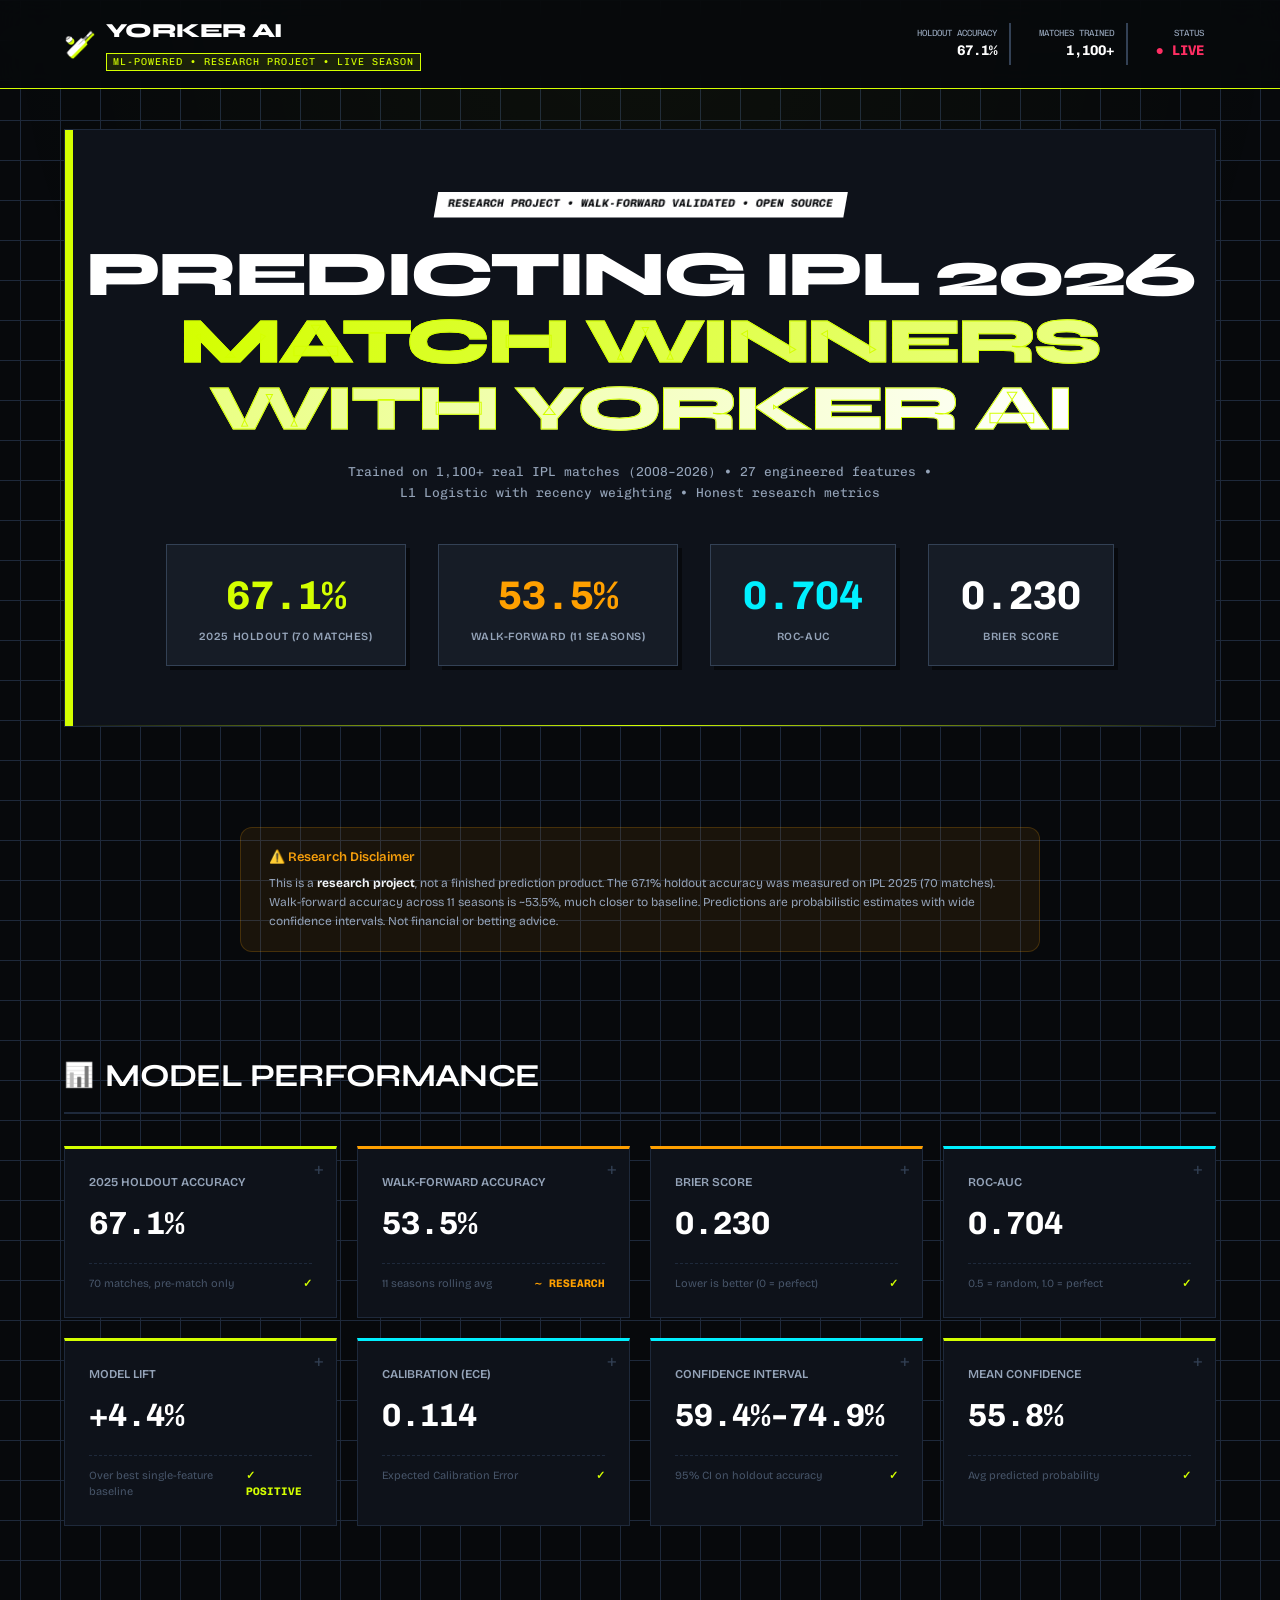
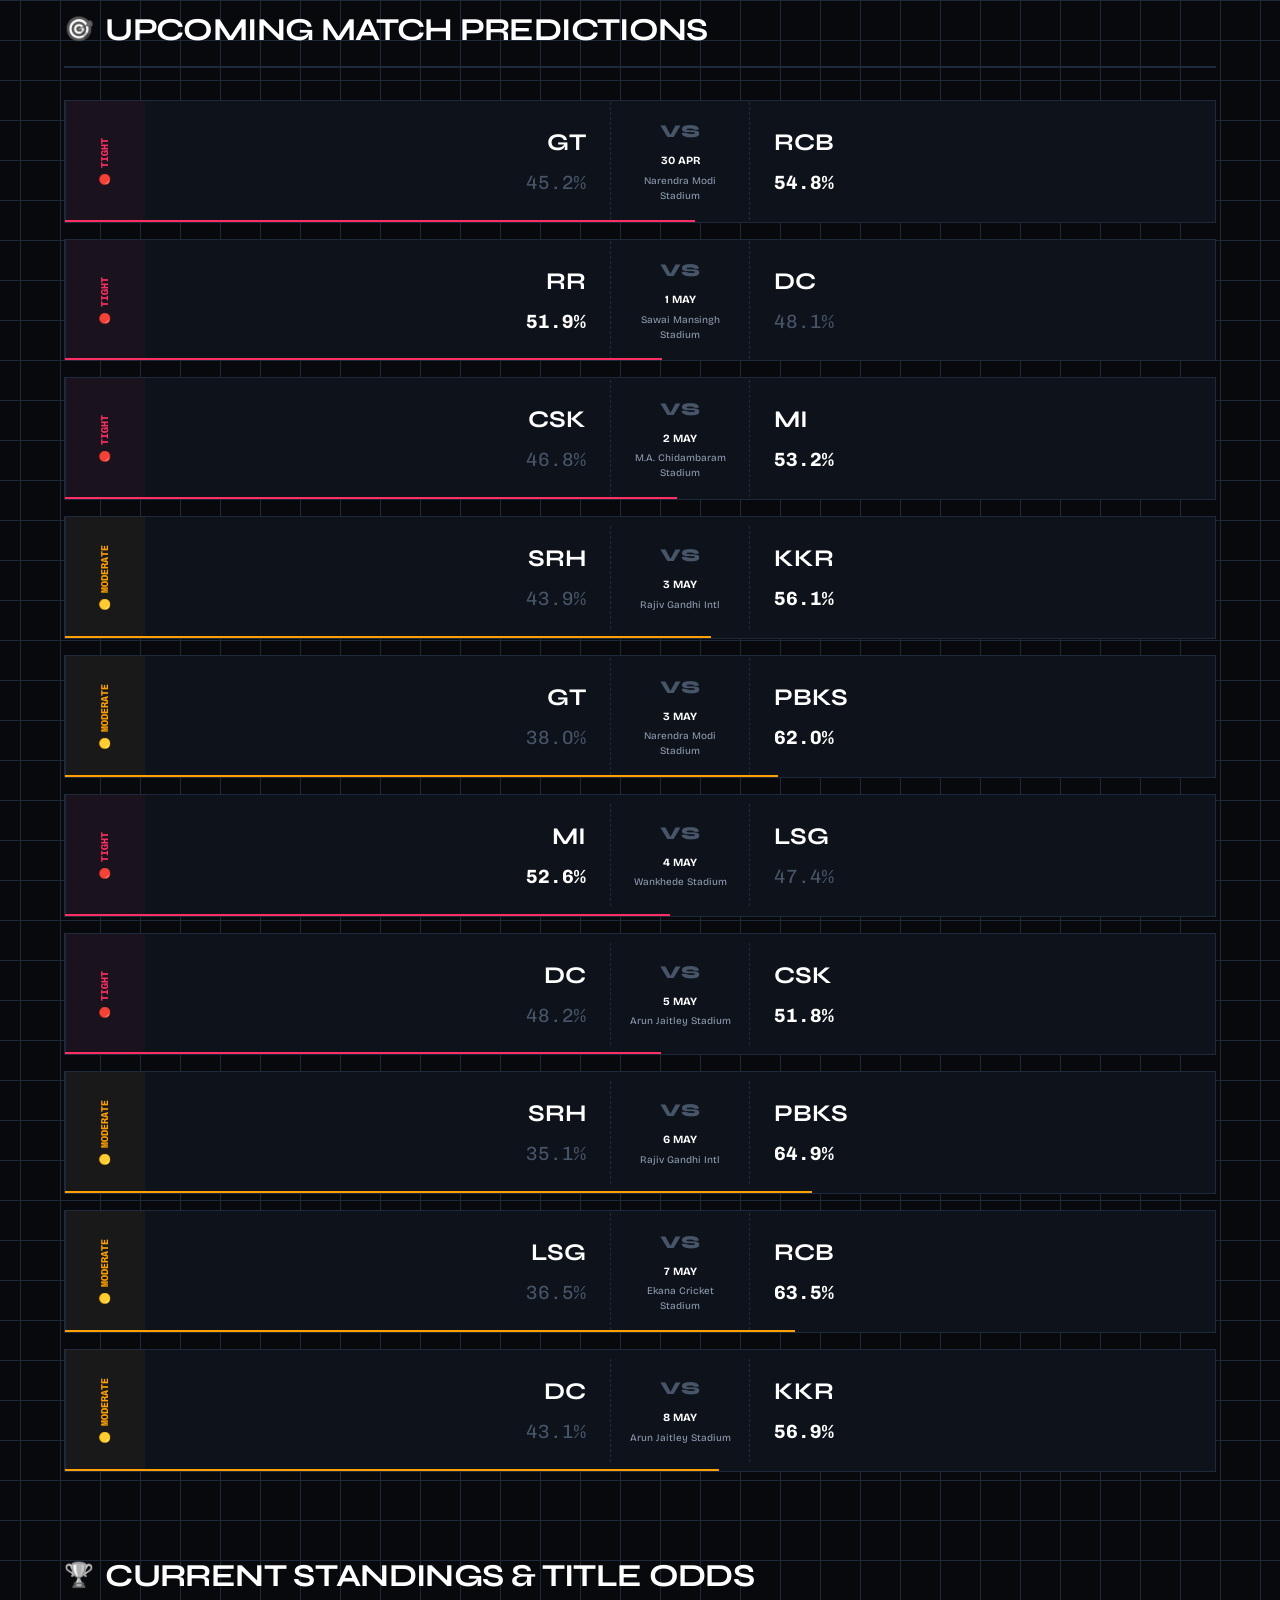
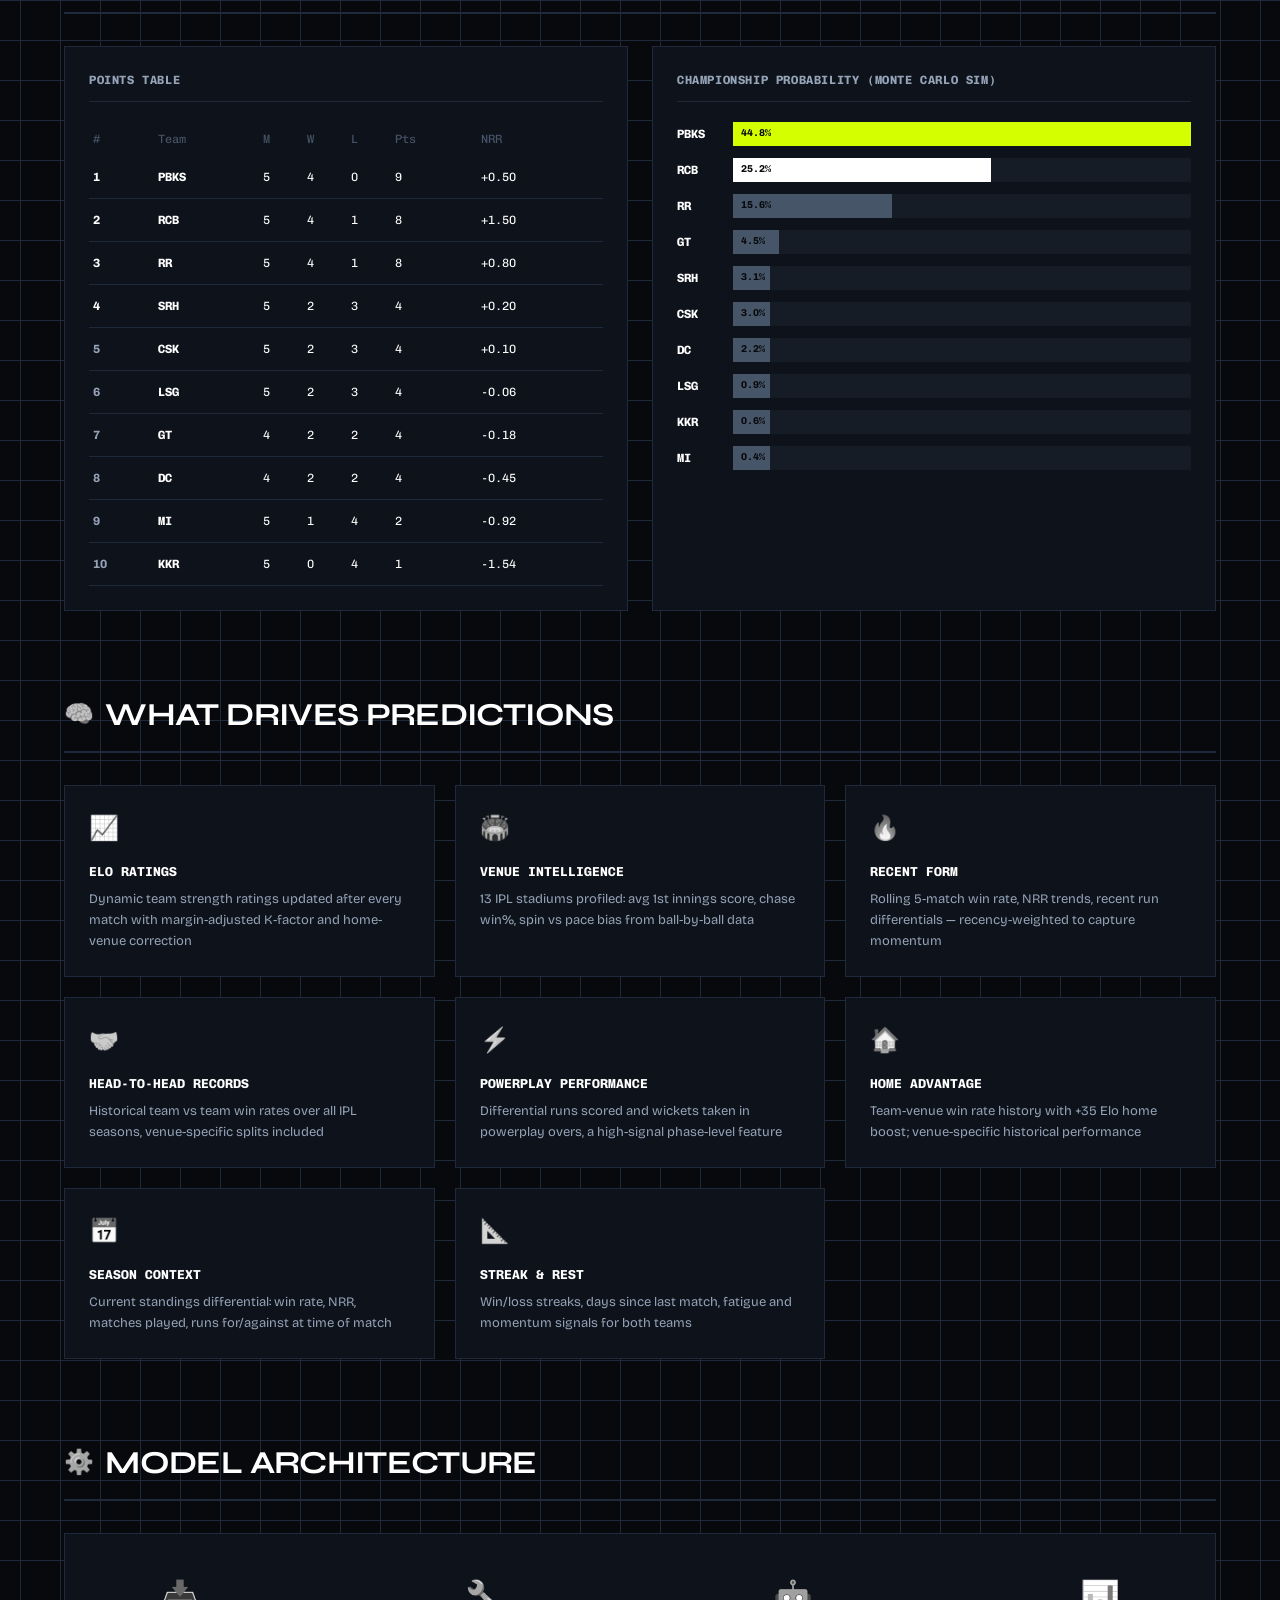
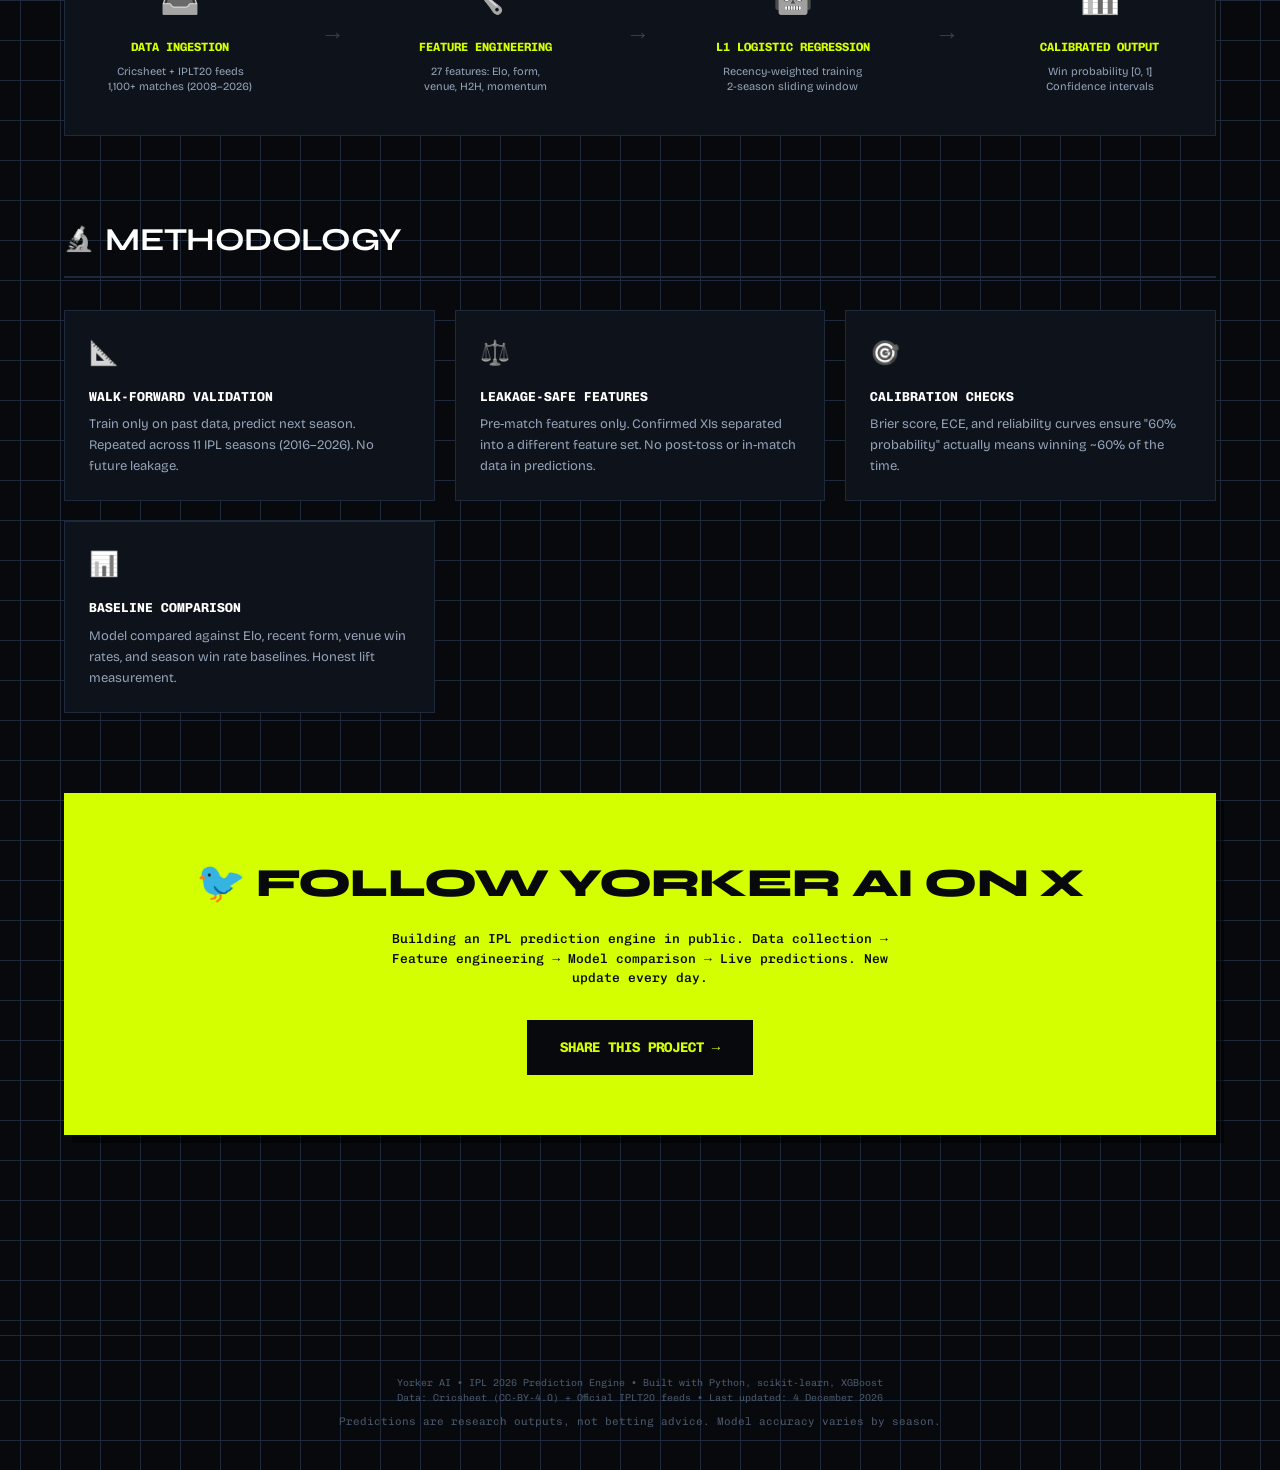
<file: dashboard/index.html>
<!DOCTYPE html>
<html lang="en">
<head>
    <meta charset="UTF-8">
    <meta name="viewport" content="width=device-width, initial-scale=1.0">
    <title>Yorker AI — IPL 2026 Match Prediction Engine</title>
    <meta name="description" content="AI-powered IPL 2026 match winner predictions using player-level intelligence, venue analysis, and stacked ensemble ML models. 67.1% accuracy on 70-match holdout.">

    <!-- Open Graph / Twitter Card -->
    <meta property="og:type" content="website">
    <meta property="og:title" content="Yorker AI — IPL 2026 Match Prediction Engine 🏏">
    <meta property="og:description" content="ML-powered predictions for every IPL 2026 match. Trained on 1,100+ matches. 67.1% accuracy. Live predictions updated daily.">
    <meta property="og:url" content="https://huggingface.co/spaces/Shoryamishra61/yorker-ai">
    <meta name="twitter:card" content="summary_large_image">
    <meta name="twitter:title" content="Yorker AI — IPL 2026 Match Prediction Engine 🏏">
    <meta name="twitter:description" content="ML-powered predictions for every IPL 2026 match. Trained on 1,100+ matches. 67.1% accuracy validated on IPL 2025.">

    <link rel="preconnect" href="https://fonts.googleapis.com">
    <link rel="preconnect" href="https://fonts.gstatic.com" crossorigin>
    <link href="https://fonts.googleapis.com/css2?family=Bricolage+Grotesque:opsz,wght@12..96,300..800&family=Chivo+Mono:ital,wght@0,100..900;1,100..900&family=Syne:wght@400..800&display=swap" rel="stylesheet">
    <link rel="stylesheet" href="style.css">
</head>
<body>
    <!-- Animated background -->
    <div class="bg-grid"></div>
    <div class="glow-orb orb-1"></div>
    <div class="glow-orb orb-2"></div>
    <div class="glow-orb orb-3"></div>

    <!-- Header -->
    <header id="header">
        <div class="header-inner">
            <div class="logo">
                <span class="logo-icon">🏏</span>
                <div class="logo-text">
                    <h1>Yorker AI</h1>
                    <span class="badge">ML-Powered • Research Project • Live Season</span>
                </div>
            </div>
            <div class="header-stats">
                <div class="stat-pill" id="accuracy-pill">
                    <span class="stat-label">Holdout Accuracy</span>
                    <span class="stat-value" id="header-accuracy">—</span>
                </div>
                <div class="stat-pill">
                    <span class="stat-label">Matches Trained</span>
                    <span class="stat-value" id="header-matches">1,100+</span>
                </div>
                <div class="stat-pill live-pulse">
                    <span class="stat-label">Status</span>
                    <span class="stat-value">● LIVE</span>
                </div>
            </div>
        </div>
    </header>

    <main>
        <!-- Hero Section -->
        <section id="hero" class="section">
            <div class="hero-content">
                <div class="hero-badge">Research Project • Walk-Forward Validated • Open Source</div>
                <h2 class="hero-title">
                    Predicting IPL 2026<br>
                    <span class="gradient-text">Match Winners with Yorker AI</span>
                </h2>
                <p class="hero-subtitle">
                    Trained on 1,100+ real IPL matches (2008–2026) • 27 engineered features • L1 Logistic with recency weighting • Honest research metrics
                </p>
                <div class="hero-metrics" id="hero-metrics">
                    <!-- Filled by JS -->
                </div>
            </div>
        </section>

        <!-- Research Disclaimer -->
        <section id="disclaimer" class="section" style="padding: 20px 0;">
            <div style="background: rgba(245, 158, 11, 0.08); border: 1px solid rgba(245, 158, 11, 0.2); border-radius: 12px; padding: 20px 28px; max-width: 800px; margin: 0 auto;">
                <p style="font-size: 13px; color: #f59e0b; font-weight: 600; margin-bottom: 6px;">⚠️ Research Disclaimer</p>
                <p style="font-size: 12px; color: #94a3b8; line-height: 1.6;">
                    This is a <strong style="color:#f1f5f9">research project</strong>, not a finished prediction product. 
                    The 67.1% holdout accuracy was measured on IPL 2025 (70 matches). 
                    Walk-forward accuracy across 11 seasons is ~53.5%, much closer to baseline. 
                    Predictions are probabilistic estimates with wide confidence intervals. 
                    Not financial or betting advice.
                </p>
            </div>
        </section>

        <!-- Model Performance -->
        <section id="performance" class="section">
            <h2 class="section-title">
                <span class="section-icon">📊</span>
                Model Performance
            </h2>
            <div class="metrics-grid" id="metrics-grid">
                <!-- Filled by JS -->
            </div>
        </section>

        <!-- Upcoming Predictions -->
        <section id="predictions" class="section">
            <h2 class="section-title">
                <span class="section-icon">🎯</span>
                Upcoming Match Predictions
            </h2>
            <div class="predictions-container" id="predictions-container">
                <!-- Filled by JS -->
            </div>
        </section>

        <!-- Points Table -->
        <section id="standings" class="section">
            <h2 class="section-title">
                <span class="section-icon">🏆</span>
                Current Standings & Title Odds
            </h2>
            <div class="standings-grid">
                <div class="table-card" id="points-table-card">
                    <h3>Points Table</h3>
                    <div id="points-table"></div>
                </div>
                <div class="chart-card" id="title-odds-card">
                    <h3>Championship Probability (Monte Carlo Sim)</h3>
                    <div id="title-odds-chart"></div>
                </div>
            </div>
        </section>

        <!-- Feature Importance -->
        <section id="features" class="section">
            <h2 class="section-title">
                <span class="section-icon">🧠</span>
                What Drives Predictions
            </h2>
            <div class="features-grid" id="features-grid">
                <!-- Filled by JS -->
            </div>
        </section>

        <!-- Architecture -->
        <section id="architecture" class="section">
            <h2 class="section-title">
                <span class="section-icon">⚙️</span>
                Model Architecture
            </h2>
            <div class="architecture-card">
                <div class="arch-pipeline">
                    <div class="arch-stage" style="--delay: 0">
                        <div class="arch-icon">📥</div>
                        <div class="arch-name">Data Ingestion</div>
                        <div class="arch-detail">Cricsheet + IPLT20 feeds<br>1,100+ matches (2008–2026)</div>
                    </div>
                    <div class="arch-arrow">→</div>
                    <div class="arch-stage" style="--delay: 1">
                        <div class="arch-icon">🔧</div>
                        <div class="arch-name">Feature Engineering</div>
                        <div class="arch-detail">27 features: Elo, form,<br>venue, H2H, momentum</div>
                    </div>
                    <div class="arch-arrow">→</div>
                    <div class="arch-stage" style="--delay: 2">
                        <div class="arch-icon">🤖</div>
                        <div class="arch-name">L1 Logistic Regression</div>
                        <div class="arch-detail">Recency-weighted training<br>2-season sliding window</div>
                    </div>
                    <div class="arch-arrow">→</div>
                    <div class="arch-stage" style="--delay: 3">
                        <div class="arch-icon">📊</div>
                        <div class="arch-name">Calibrated Output</div>
                        <div class="arch-detail">Win probability [0, 1]<br>Confidence intervals</div>
                    </div>
                </div>
            </div>
        </section>

        <!-- Methodology -->
        <section id="methodology" class="section">
            <h2 class="section-title">
                <span class="section-icon">🔬</span>
                Methodology
            </h2>
            <div style="display: grid; grid-template-columns: repeat(auto-fit, minmax(300px, 1fr)); gap: 20px;">
                <div class="feature-card fade-in">
                    <div class="fc-icon">📐</div>
                    <div class="fc-name">Walk-Forward Validation</div>
                    <div class="fc-desc">Train only on past data, predict next season. Repeated across 11 IPL seasons (2016–2026). No future leakage.</div>
                </div>
                <div class="feature-card fade-in">
                    <div class="fc-icon">⚖️</div>
                    <div class="fc-name">Leakage-Safe Features</div>
                    <div class="fc-desc">Pre-match features only. Confirmed XIs separated into a different feature set. No post-toss or in-match data in predictions.</div>
                </div>
                <div class="feature-card fade-in">
                    <div class="fc-icon">🎯</div>
                    <div class="fc-name">Calibration Checks</div>
                    <div class="fc-desc">Brier score, ECE, and reliability curves ensure "60% probability" actually means winning ~60% of the time.</div>
                </div>
                <div class="feature-card fade-in">
                    <div class="fc-icon">📊</div>
                    <div class="fc-name">Baseline Comparison</div>
                    <div class="fc-desc">Model compared against Elo, recent form, venue win rates, and season win rate baselines. Honest lift measurement.</div>
                </div>
            </div>
        </section>

        <!-- Twitter CTA -->
        <section id="cta" class="section">
            <div class="cta-card">
                <h2>🐦 Follow Yorker AI on X</h2>
                <p>Building an IPL prediction engine in public. Data collection → Feature engineering → Model comparison → Live predictions. New update every day.</p>
                <a href="#" id="tweet-btn" class="tweet-button" target="_blank">
                    Share This Project →
                </a>
            </div>
        </section>
    </main>

    <footer>
        <p>Yorker AI • IPL 2026 Prediction Engine • Built with Python, scikit-learn, XGBoost</p>
        <p>Data: Cricsheet (CC-BY-4.0) + Official IPLT20 feeds • Last updated: <span id="footer-date"></span></p>
        <p style="margin-top: 8px; font-size: 11px; color: #475569;">Predictions are research outputs, not betting advice. Model accuracy varies by season.</p>
    </footer>

    <script src="app.js"></script>
</body>
</html>
</file>
<file: dashboard/style.css>
:root {
    /* Cyber-Athletic Precision Aesthetic */
    --bg-base: #07090C;
    --bg-surface: #0E121A;
    --bg-surface-elevated: #161C26;
    
    --accent-primary: #D4FF00; /* Electric Chartreuse */
    --accent-secondary: #FF2E63; /* Neon Rose */
    --accent-tertiary: #00F0FF; /* Cyan */
    
    --text-primary: #FFFFFF;
    --text-secondary: #94A3B8;
    --text-muted: #475569;
    
    --border-dim: #1E293B;
    --border-bright: #334155;
    
    --font-display: 'Syne', sans-serif;
    --font-ui: 'Bricolage Grotesque', sans-serif;
    --font-mono: 'Chivo Mono', monospace;
    
    --border-radius: 0px; /* Sharp edges */
}

* {
    margin: 0;
    padding: 0;
    box-sizing: border-box;
}

body {
    font-family: var(--font-ui);
    background-color: var(--bg-base);
    color: var(--text-primary);
    line-height: 1.5;
    overflow-x: hidden;
    /* Grid Pattern Background */
    background-image: 
        linear-gradient(var(--border-dim) 1px, transparent 1px),
        linear-gradient(90deg, var(--border-dim) 1px, transparent 1px);
    background-size: 40px 40px;
    background-position: center top;
}

/* Hard geometric overlay instead of soft glowing orbs */
.bg-grid {
    position: fixed;
    top: 0; left: 0; right: 0; bottom: 0;
    background: radial-gradient(circle at 50% 0%, rgba(212, 255, 0, 0.03) 0%, transparent 60%);
    z-index: -1;
    pointer-events: none;
}
.glow-orb { display: none; } /* Kill the AI slop orbs */

/* === HEADER === */
header {
    position: sticky;
    top: 0;
    background: rgba(7, 9, 12, 0.9);
    backdrop-filter: blur(12px);
    border-bottom: 1px solid var(--accent-primary);
    z-index: 100;
    padding: 16px 0;
}

.header-inner {
    max-width: 1200px;
    margin: 0 auto;
    padding: 0 24px;
    display: flex;
    justify-content: space-between;
    align-items: center;
}

.logo {
    display: flex;
    align-items: center;
    gap: 12px;
}

.logo-icon {
    font-size: 24px;
    filter: grayscale(1) brightness(2) drop-shadow(2px 2px 0px var(--accent-primary));
}

.logo-text h1 {
    font-family: var(--font-display);
    font-weight: 800;
    font-size: 20px;
    letter-spacing: -0.03em;
    text-transform: uppercase;
    margin-bottom: 2px;
}

.badge {
    font-family: var(--font-mono);
    font-size: 10px;
    text-transform: uppercase;
    letter-spacing: 0.1em;
    color: var(--accent-primary);
    background: rgba(212, 255, 0, 0.1);
    padding: 2px 6px;
    border: 1px solid var(--accent-primary);
}

.header-stats {
    display: flex;
    gap: 16px;
}

.stat-pill {
    display: flex;
    flex-direction: column;
    align-items: flex-end;
    padding: 4px 12px;
    border-right: 2px solid var(--border-bright);
}

.stat-pill:last-child {
    border-right: none;
}

.stat-label {
    font-family: var(--font-mono);
    font-size: 9px;
    color: var(--text-secondary);
    text-transform: uppercase;
}

.stat-value {
    font-family: var(--font-mono);
    font-weight: 700;
    font-size: 14px;
    color: var(--text-primary);
}

.live-pulse .stat-value {
    color: var(--accent-secondary);
    animation: blink 2s infinite;
}

@keyframes blink {
    0%, 100% { opacity: 1; }
    50% { opacity: 0.4; }
}

main {
    max-width: 1200px;
    margin: 0 auto;
    padding: 40px 24px;
}

/* === HERO === */
.section {
    margin-bottom: 80px;
}

.hero-content {
    text-align: center;
    padding: 60px 0;
    border: 1px solid var(--border-dim);
    background: var(--bg-surface);
    position: relative;
    overflow: hidden;
}

.hero-content::before {
    content: '';
    position: absolute;
    top: 0; left: 0; width: 8px; height: 100%;
    background: var(--accent-primary);
}
.hero-content::after {
    content: '';
    position: absolute;
    bottom: 0; right: 0; width: 100%; height: 1px;
    background: linear-gradient(90deg, transparent, var(--accent-primary), transparent);
}

.hero-badge {
    display: inline-block;
    font-family: var(--font-mono);
    font-size: 11px;
    color: var(--bg-base);
    background: var(--text-primary);
    padding: 4px 12px;
    text-transform: uppercase;
    font-weight: 700;
    margin-bottom: 24px;
    transform: skew(-10deg);
}

.hero-title {
    font-family: var(--font-display);
    font-size: 4rem;
    font-weight: 800;
    line-height: 1.05;
    letter-spacing: -0.04em;
    text-transform: uppercase;
    margin-bottom: 20px;
}

.gradient-text {
    color: transparent;
    -webkit-text-stroke: 1px var(--accent-primary);
    background: linear-gradient(90deg, var(--accent-primary), #fff);
    -webkit-background-clip: text;
}

.hero-subtitle {
    font-family: var(--font-mono);
    font-size: 13px;
    color: var(--text-secondary);
    max-width: 600px;
    margin: 0 auto 40px;
    line-height: 1.6;
}

.hero-metrics {
    display: flex;
    justify-content: center;
    gap: 32px;
    flex-wrap: wrap;
}

.hero-metric {
    text-align: center;
    background: var(--bg-surface-elevated);
    border: 1px solid var(--border-bright);
    padding: 20px 32px;
    position: relative;
    box-shadow: 4px 4px 0px rgba(0,0,0,0.5);
    transition: transform 0.2s, box-shadow 0.2s;
}

.hero-metric:hover {
    transform: translate(-2px, -2px);
    box-shadow: 6px 6px 0px var(--accent-primary);
}

.metric-value {
    font-family: var(--font-mono);
    font-size: 2.5rem;
    font-weight: 700;
    margin-bottom: 4px;
}

.metric-label {
    font-size: 11px;
    text-transform: uppercase;
    font-weight: 600;
    letter-spacing: 0.05em;
    color: var(--text-secondary);
}

/* Override JS inline colors to match theme */
.hero-metric:nth-child(1) .metric-value { color: var(--accent-primary) !important; }
.hero-metric:nth-child(2) .metric-value { color: #FFA000 !important; }
.hero-metric:nth-child(3) .metric-value { color: var(--accent-tertiary) !important; }
.hero-metric:nth-child(4) .metric-value { color: var(--text-primary) !important; }

/* === SECTION TITLES === */
.section-title {
    font-family: var(--font-display);
    font-size: 2rem;
    font-weight: 700;
    text-transform: uppercase;
    letter-spacing: -0.02em;
    margin-bottom: 32px;
    display: flex;
    align-items: center;
    gap: 12px;
    padding-bottom: 12px;
    border-bottom: 2px solid var(--border-dim);
}

.section-icon {
    filter: grayscale(1);
    font-size: 1.5rem;
}

/* === METRICS GRID === */
.metrics-grid {
    display: grid;
    grid-template-columns: repeat(auto-fit, minmax(260px, 1fr));
    gap: 20px;
}

.metric-card {
    background: var(--bg-surface);
    border: 1px solid var(--border-dim);
    padding: 24px;
    position: relative;
    border-top: 3px solid var(--border-bright);
}

.metric-card::before {
    content: '+';
    position: absolute;
    top: 8px; right: 12px;
    font-family: var(--font-mono);
    color: var(--border-bright);
}

.mc-label {
    font-size: 12px;
    font-weight: 600;
    text-transform: uppercase;
    color: var(--text-secondary);
    margin-bottom: 8px;
}

.mc-value {
    font-family: var(--font-mono);
    font-size: 2rem;
    font-weight: 700;
    color: var(--text-primary);
    margin-bottom: 16px;
}

.mc-target {
    font-size: 11px;
    color: var(--text-muted);
    display: flex;
    justify-content: space-between;
    align-items: center;
    border-top: 1px dashed var(--border-dim);
    padding-top: 12px;
}

.mc-status {
    font-family: var(--font-mono);
    font-weight: 700;
}
.mc-status.pass { color: var(--accent-primary); }
.mc-status.warn { color: #FFA000; }

.metric-card.green { border-top-color: var(--accent-primary); }
.metric-card.orange { border-top-color: #FFA000; }
.metric-card.blue { border-top-color: var(--accent-tertiary); }

/* === PREDICTIONS === */
.predictions-container {
    display: flex;
    flex-direction: column;
    gap: 16px;
}

.prediction-card {
    background: var(--bg-surface);
    border: 1px solid var(--border-dim);
    display: grid;
    grid-template-columns: 80px 1fr 140px 1fr;
    align-items: center;
    position: relative;
    transition: background 0.2s;
}

.prediction-card:hover {
    background: var(--bg-surface-elevated);
    border-color: var(--border-bright);
}

.prediction-pick {
    font-family: var(--font-mono);
    font-size: 10px;
    font-weight: 700;
    text-align: center;
    padding: 16px 8px;
    height: 100%;
    display: flex;
    align-items: center;
    justify-content: center;
    border-right: 1px solid var(--border-dim);
    writing-mode: vertical-rl;
    transform: rotate(180deg);
}

.prediction-pick.high { color: var(--accent-primary); background: rgba(212, 255, 0, 0.05); }
.prediction-pick.medium { color: #FFA000; background: rgba(255, 160, 0, 0.05); }
.prediction-pick.low { color: var(--accent-secondary); background: rgba(255, 46, 99, 0.05); }

.team {
    padding: 24px;
    display: flex;
    flex-direction: column;
    gap: 8px;
}

.team.left { text-align: right; }
.team.right { text-align: left; }

.team-name {
    font-family: var(--font-display);
    font-size: 1.5rem;
    font-weight: 700;
}

.team-prob {
    font-family: var(--font-mono);
    font-size: 1.2rem;
    font-weight: 400;
    color: var(--text-muted);
}

.team-prob.winner {
    font-weight: 700;
    color: var(--text-primary);
}

.vs-section {
    text-align: center;
    padding: 16px;
    border-left: 1px dashed var(--border-dim);
    border-right: 1px dashed var(--border-dim);
}

.vs-badge {
    font-family: var(--font-display);
    font-weight: 800;
    font-size: 18px;
    color: var(--text-muted);
    margin-bottom: 8px;
}

.vs-date {
    font-size: 11px;
    font-weight: 700;
    text-transform: uppercase;
    color: var(--text-primary);
}

.vs-venue {
    font-size: 10px;
    color: var(--text-secondary);
    margin-top: 4px;
}

.confidence-bar {
    position: absolute;
    bottom: 0; left: 0;
    height: 2px;
}
.confidence-bar.high { background: var(--accent-primary); }
.confidence-bar.medium { background: #FFA000; }
.confidence-bar.low { background: var(--accent-secondary); }

/* === STANDINGS & ODDS === */
.standings-grid {
    display: grid;
    grid-template-columns: 1fr 1fr;
    gap: 24px;
}

.table-card, .chart-card {
    background: var(--bg-surface);
    border: 1px solid var(--border-dim);
    padding: 24px;
}

.table-card h3, .chart-card h3 {
    font-family: var(--font-mono);
    font-size: 12px;
    text-transform: uppercase;
    letter-spacing: 0.05em;
    color: var(--text-secondary);
    margin-bottom: 20px;
    padding-bottom: 12px;
    border-bottom: 1px solid var(--border-dim);
}

.standings-table {
    width: 100%;
    border-collapse: collapse;
    font-family: var(--font-mono);
    font-size: 12px;
}

.standings-table th {
    text-align: left;
    color: var(--text-muted);
    padding: 8px 4px;
    font-weight: 400;
}

.standings-table td {
    padding: 12px 4px;
    border-bottom: 1px solid var(--border-dim);
}

.standings-table tr.playoff td {
    color: var(--text-primary);
}

.rank-cell { font-weight: 700; color: var(--text-secondary); }
.team-cell { font-weight: 700; }

.odds-row {
    display: flex;
    align-items: center;
    gap: 16px;
    margin-bottom: 12px;
}

.odds-team {
    font-family: var(--font-mono);
    font-weight: 700;
    font-size: 12px;
    width: 40px;
}

.odds-bar-track {
    flex-grow: 1;
    background: var(--bg-surface-elevated);
    height: 24px;
    position: relative;
}

.odds-bar-fill {
    height: 100%;
    background: var(--text-muted);
    display: flex;
    align-items: center;
    padding-left: 8px;
    font-family: var(--font-mono);
    font-size: 10px;
    font-weight: 700;
    color: var(--bg-base);
    transition: width 1s cubic-bezier(0.16, 1, 0.3, 1);
}

/* Top team accent */
.odds-row:nth-child(1) .odds-bar-fill { background: var(--accent-primary); }
.odds-row:nth-child(2) .odds-bar-fill { background: var(--text-primary); }

/* === FEATURES === */
.features-grid {
    display: grid;
    grid-template-columns: repeat(auto-fit, minmax(280px, 1fr));
    gap: 20px;
}

.feature-card {
    background: var(--bg-surface);
    border: 1px solid var(--border-dim);
    padding: 24px;
    transition: border-color 0.2s;
}

.feature-card:hover {
    border-color: var(--accent-primary);
}

.fc-icon {
    font-size: 24px;
    margin-bottom: 16px;
    filter: grayscale(1);
}

.fc-name {
    font-family: var(--font-mono);
    font-size: 13px;
    font-weight: 700;
    text-transform: uppercase;
    color: var(--text-primary);
    margin-bottom: 8px;
}

.fc-desc {
    font-size: 13px;
    color: var(--text-secondary);
    line-height: 1.6;
}

/* === ARCHITECTURE === */
.arch-pipeline {
    display: flex;
    align-items: center;
    justify-content: space-between;
    background: var(--bg-surface);
    border: 1px solid var(--border-dim);
    padding: 40px;
    overflow-x: auto;
}

.arch-stage {
    text-align: center;
    min-width: 150px;
}

.arch-icon {
    font-size: 32px;
    margin-bottom: 16px;
    filter: grayscale(1);
}

.arch-name {
    font-family: var(--font-mono);
    font-weight: 700;
    font-size: 12px;
    text-transform: uppercase;
    color: var(--accent-primary);
    margin-bottom: 8px;
}

.arch-detail {
    font-size: 11px;
    color: var(--text-secondary);
    line-height: 1.4;
}

.arch-arrow {
    font-family: var(--font-mono);
    color: var(--border-bright);
    font-size: 24px;
}

/* === CTA === */
.cta-card {
    background: var(--accent-primary);
    color: var(--bg-base);
    padding: 60px 40px;
    text-align: center;
    box-shadow: 8px 8px 0px rgba(0,0,0,0.5);
}

.cta-card h2 {
    font-family: var(--font-display);
    font-size: 2.5rem;
    font-weight: 800;
    text-transform: uppercase;
    margin-bottom: 16px;
    letter-spacing: -0.02em;
}

.cta-card p {
    font-family: var(--font-mono);
    font-size: 13px;
    max-width: 500px;
    margin: 0 auto 32px;
    font-weight: 500;
}

.tweet-button {
    display: inline-block;
    background: var(--bg-base);
    color: var(--accent-primary);
    font-family: var(--font-mono);
    font-weight: 700;
    font-size: 14px;
    text-transform: uppercase;
    text-decoration: none;
    padding: 16px 32px;
    transition: transform 0.2s, background 0.2s;
    border: 1px solid var(--bg-base);
}

.tweet-button:hover {
    transform: translate(-2px, -2px);
    background: #000;
}

/* === FOOTER === */
footer {
    text-align: center;
    padding: 40px 24px;
    border-top: 1px solid var(--border-dim);
    margin-top: 80px;
    font-family: var(--font-mono);
    font-size: 10px;
    color: var(--text-muted);
}

/* === ANIMATIONS (Staggered Reveal) === */
.fade-in {
    opacity: 0;
    transform: translateY(20px);
    transition: opacity 0.6s cubic-bezier(0.16, 1, 0.3, 1), 
                transform 0.6s cubic-bezier(0.16, 1, 0.3, 1);
}

/* Use JS to add visible class, but we can stagger children automatically */
.visible {
    opacity: 1;
    transform: translateY(0);
}

.hero-metrics .hero-metric:nth-child(1) { transition-delay: 0.1s; }
.hero-metrics .hero-metric:nth-child(2) { transition-delay: 0.2s; }
.hero-metrics .hero-metric:nth-child(3) { transition-delay: 0.3s; }
.hero-metrics .hero-metric:nth-child(4) { transition-delay: 0.4s; }

.metrics-grid .metric-card:nth-child(1) { transition-delay: 0.05s; }
.metrics-grid .metric-card:nth-child(2) { transition-delay: 0.10s; }
.metrics-grid .metric-card:nth-child(3) { transition-delay: 0.15s; }
.metrics-grid .metric-card:nth-child(4) { transition-delay: 0.20s; }
.metrics-grid .metric-card:nth-child(5) { transition-delay: 0.25s; }
.metrics-grid .metric-card:nth-child(6) { transition-delay: 0.30s; }
.metrics-grid .metric-card:nth-child(7) { transition-delay: 0.35s; }
.metrics-grid .metric-card:nth-child(8) { transition-delay: 0.40s; }

.predictions-container .prediction-card:nth-child(1) { transition-delay: 0.1s; }
.predictions-container .prediction-card:nth-child(2) { transition-delay: 0.2s; }
.predictions-container .prediction-card:nth-child(3) { transition-delay: 0.3s; }
.predictions-container .prediction-card:nth-child(4) { transition-delay: 0.4s; }
.predictions-container .prediction-card:nth-child(5) { transition-delay: 0.5s; }

/* Responsive adjustments */
@media (max-width: 768px) {
    .prediction-card {
        grid-template-columns: 40px 1fr 1fr;
    }
    .prediction-pick {
        grid-row: span 2;
    }
    .vs-section {
        grid-column: 2 / span 2;
        border-left: none; border-right: none;
        border-top: 1px dashed var(--border-dim);
        border-bottom: 1px dashed var(--border-dim);
        display: flex;
        align-items: center;
        justify-content: center;
        gap: 16px;
    }
    .vs-badge { margin-bottom: 0; }
    .team.left { text-align: left; }
    .standings-grid { grid-template-columns: 1fr; }
    .arch-pipeline { flex-direction: column; gap: 24px; }
    .arch-arrow { transform: rotate(90deg); }
}
</file>
